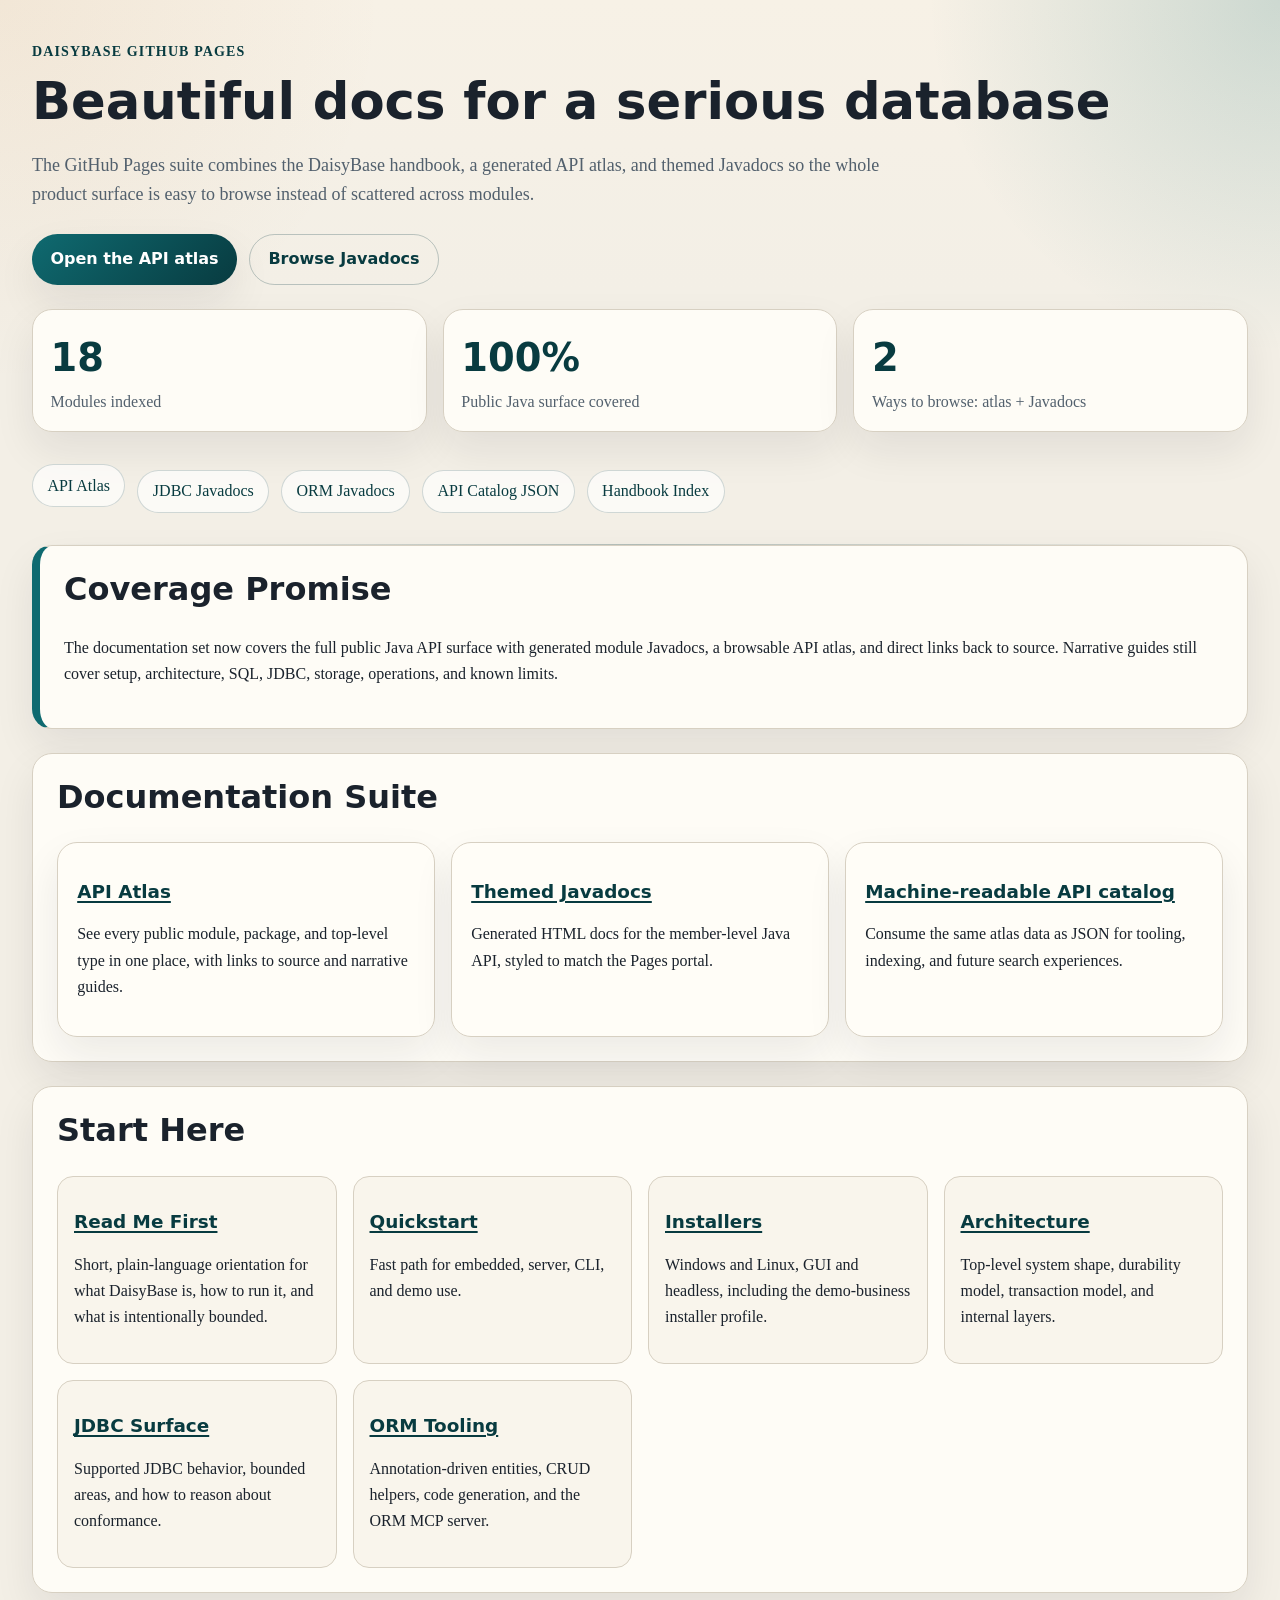
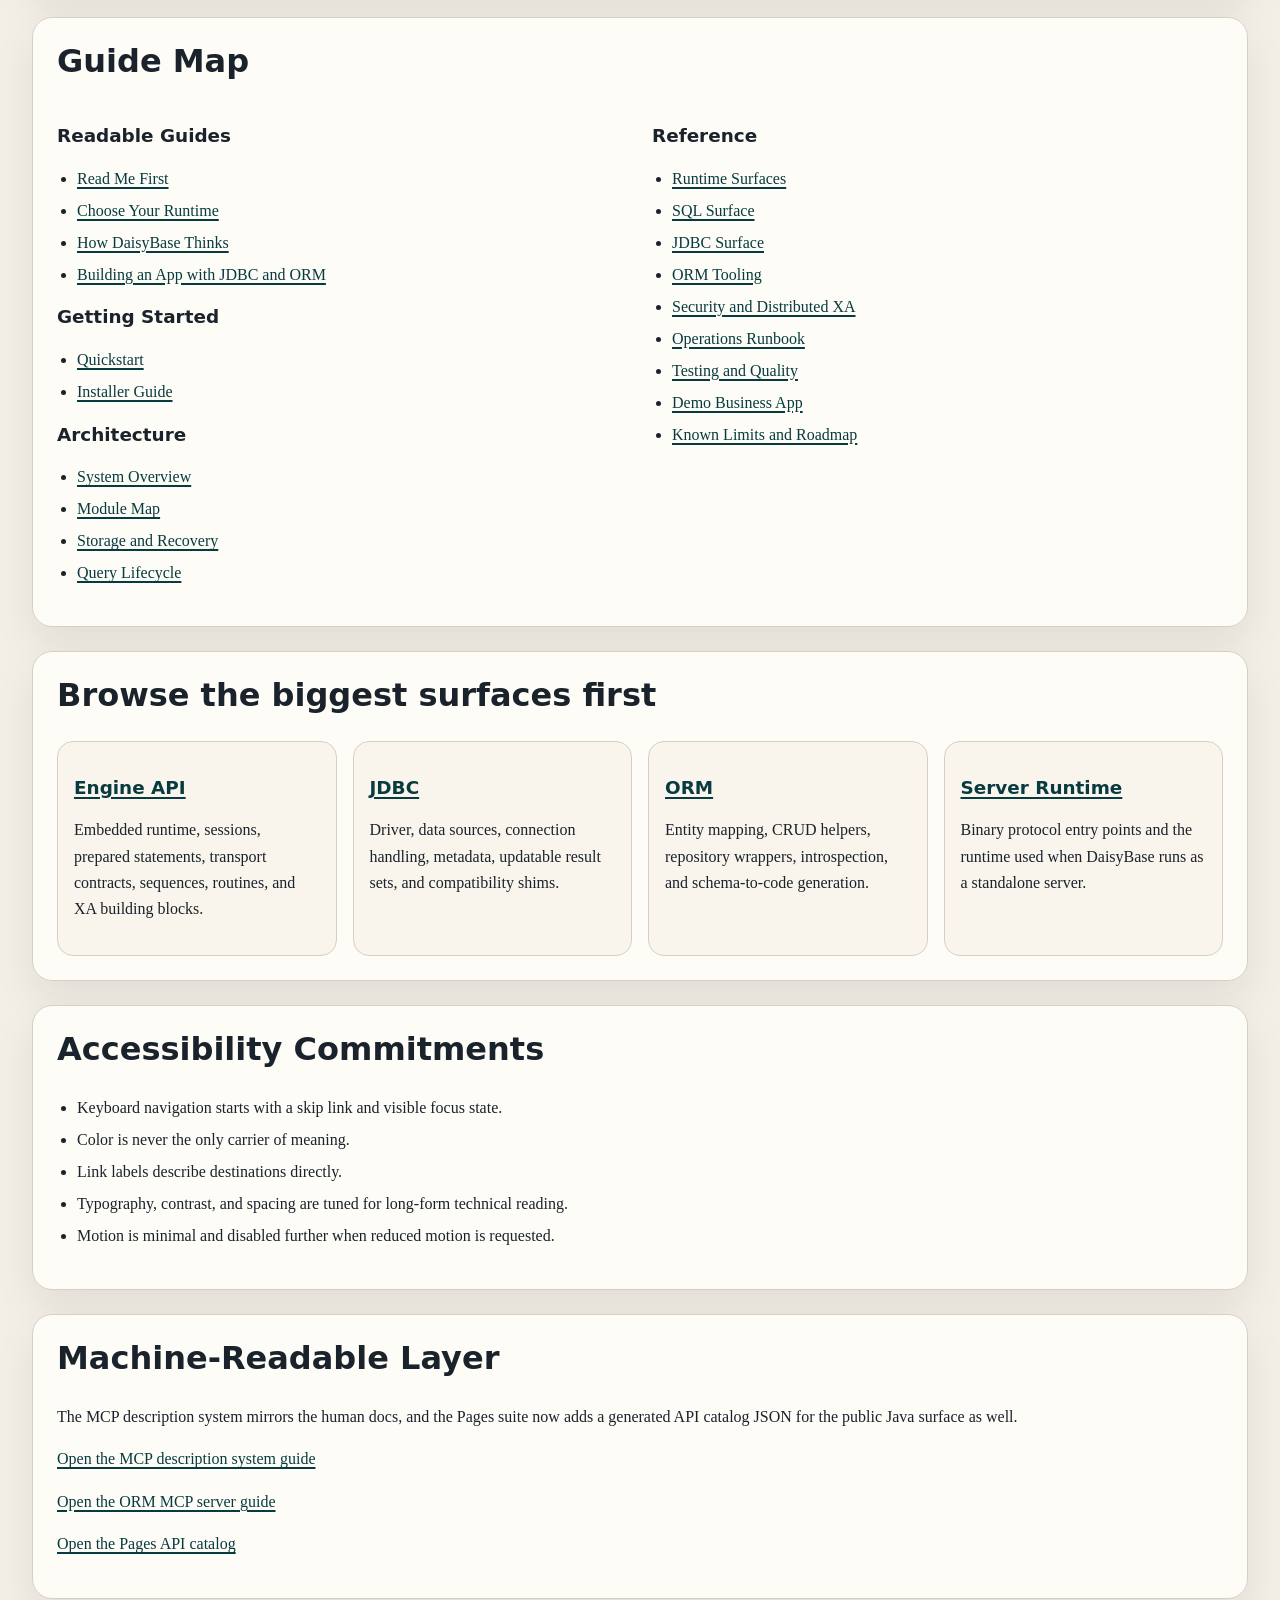
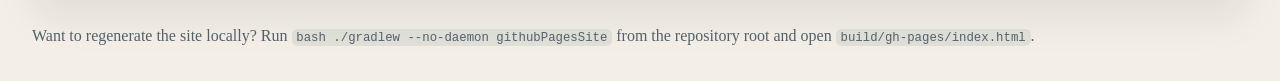
<file: docs/site/index.html>
<!doctype html>
<html lang="en">
<head>
  <meta charset="utf-8">
  <meta name="viewport" content="width=device-width, initial-scale=1">
  <title>DaisyBase Documentation Portal</title>
  <meta name="description" content="GitHub Pages portal for DaisyBase guides, architecture notes, and a generated API reference suite that covers the public Java surface.">
  <link rel="stylesheet" href="styles.css">
</head>
<body>
  <a class="skip-link" href="#main-content">Skip to main content</a>
  <header class="site-header hero-shell">
    <p class="eyebrow">DaisyBase GitHub Pages</p>
    <h1>Beautiful docs for a serious database</h1>
    <p class="lede">The GitHub Pages suite combines the DaisyBase handbook, a generated API atlas, and themed Javadocs so the whole product surface is easy to browse instead of scattered across modules.</p>
    <div class="cta-row">
      <a class="button-link" href="api/index.html">Open the API atlas</a>
      <a class="button-link button-link-secondary" href="api/javadocs/engine-api/index.html">Browse Javadocs</a>
    </div>
    <div class="stats-grid">
      <article class="stat-card">
        <span class="stat-value">18</span>
        <span class="stat-label">Modules indexed</span>
      </article>
      <article class="stat-card">
        <span class="stat-value">100%</span>
        <span class="stat-label">Public Java surface covered</span>
      </article>
      <article class="stat-card">
        <span class="stat-value">2</span>
        <span class="stat-label">Ways to browse: atlas + Javadocs</span>
      </article>
    </div>
    <nav aria-label="Primary">
      <ul class="nav-list">
        <li><a href="api/index.html">API Atlas</a></li>
        <li><a href="api/javadocs/jdbc/index.html">JDBC Javadocs</a></li>
        <li><a href="api/javadocs/orm/index.html">ORM Javadocs</a></li>
        <li><a href="api/catalog.json">API Catalog JSON</a></li>
        <li><a href="https://github.com/DaisyQuest/DaisyBase/blob/main/docs/README.md">Handbook Index</a></li>
      </ul>
    </nav>
  </header>

  <main id="main-content">
    <section aria-labelledby="coverage-title" class="panel hero-panel">
      <h2 id="coverage-title">Coverage Promise</h2>
      <p>The documentation set now covers the full public Java API surface with generated module Javadocs, a browsable API atlas, and direct links back to source. Narrative guides still cover setup, architecture, SQL, JDBC, storage, operations, and known limits.</p>
    </section>

    <section aria-labelledby="suite-title" class="panel">
      <h2 id="suite-title">Documentation Suite</h2>
      <div class="surface-grid">
        <article class="surface-card">
          <h3><a href="api/index.html">API Atlas</a></h3>
          <p>See every public module, package, and top-level type in one place, with links to source and narrative guides.</p>
        </article>
        <article class="surface-card">
          <h3><a href="api/javadocs/engine-api/index.html">Themed Javadocs</a></h3>
          <p>Generated HTML docs for the member-level Java API, styled to match the Pages portal.</p>
        </article>
        <article class="surface-card">
          <h3><a href="api/catalog.json">Machine-readable API catalog</a></h3>
          <p>Consume the same atlas data as JSON for tooling, indexing, and future search experiences.</p>
        </article>
      </div>
    </section>

    <section aria-labelledby="start-title" class="panel">
      <h2 id="start-title">Start Here</h2>
      <div class="card-grid">
        <article class="card">
          <h3><a href="https://github.com/DaisyQuest/DaisyBase/blob/main/docs/guides/read-me-first.md">Read Me First</a></h3>
          <p>Short, plain-language orientation for what DaisyBase is, how to run it, and what is intentionally bounded.</p>
        </article>
        <article class="card">
          <h3><a href="https://github.com/DaisyQuest/DaisyBase/blob/main/docs/getting-started/quickstart.md">Quickstart</a></h3>
          <p>Fast path for embedded, server, CLI, and demo use.</p>
        </article>
        <article class="card">
          <h3><a href="https://github.com/DaisyQuest/DaisyBase/blob/main/docs/getting-started/installers.md">Installers</a></h3>
          <p>Windows and Linux, GUI and headless, including the demo-business installer profile.</p>
        </article>
        <article class="card">
          <h3><a href="https://github.com/DaisyQuest/DaisyBase/blob/main/docs/architecture/system-overview.md">Architecture</a></h3>
          <p>Top-level system shape, durability model, transaction model, and internal layers.</p>
        </article>
        <article class="card">
          <h3><a href="https://github.com/DaisyQuest/DaisyBase/blob/main/docs/reference/jdbc-surface.md">JDBC Surface</a></h3>
          <p>Supported JDBC behavior, bounded areas, and how to reason about conformance.</p>
        </article>
        <article class="card">
          <h3><a href="https://github.com/DaisyQuest/DaisyBase/blob/main/docs/reference/orm-tooling.md">ORM Tooling</a></h3>
          <p>Annotation-driven entities, CRUD helpers, code generation, and the ORM MCP server.</p>
        </article>
      </div>
    </section>

    <section aria-labelledby="map-title" class="panel">
      <h2 id="map-title">Guide Map</h2>
      <div class="split-grid">
        <div>
          <h3>Readable Guides</h3>
          <ul>
            <li><a href="https://github.com/DaisyQuest/DaisyBase/blob/main/docs/guides/read-me-first.md">Read Me First</a></li>
            <li><a href="https://github.com/DaisyQuest/DaisyBase/blob/main/docs/guides/choose-your-runtime.md">Choose Your Runtime</a></li>
            <li><a href="https://github.com/DaisyQuest/DaisyBase/blob/main/docs/guides/how-daisybase-thinks.md">How DaisyBase Thinks</a></li>
            <li><a href="https://github.com/DaisyQuest/DaisyBase/blob/main/docs/guides/building-an-app-with-jdbc-and-orm.md">Building an App with JDBC and ORM</a></li>
          </ul>
          <h3>Getting Started</h3>
          <ul>
            <li><a href="https://github.com/DaisyQuest/DaisyBase/blob/main/docs/getting-started/quickstart.md">Quickstart</a></li>
            <li><a href="https://github.com/DaisyQuest/DaisyBase/blob/main/docs/getting-started/installers.md">Installer Guide</a></li>
          </ul>
          <h3>Architecture</h3>
          <ul>
            <li><a href="https://github.com/DaisyQuest/DaisyBase/blob/main/docs/architecture/system-overview.md">System Overview</a></li>
            <li><a href="https://github.com/DaisyQuest/DaisyBase/blob/main/docs/architecture/module-map.md">Module Map</a></li>
            <li><a href="https://github.com/DaisyQuest/DaisyBase/blob/main/docs/architecture/storage-recovery.md">Storage and Recovery</a></li>
            <li><a href="https://github.com/DaisyQuest/DaisyBase/blob/main/docs/architecture/query-lifecycle.md">Query Lifecycle</a></li>
          </ul>
        </div>
        <div>
          <h3>Reference</h3>
          <ul>
            <li><a href="https://github.com/DaisyQuest/DaisyBase/blob/main/docs/reference/runtime-surfaces.md">Runtime Surfaces</a></li>
            <li><a href="https://github.com/DaisyQuest/DaisyBase/blob/main/docs/reference/sql-surface.md">SQL Surface</a></li>
            <li><a href="https://github.com/DaisyQuest/DaisyBase/blob/main/docs/reference/jdbc-surface.md">JDBC Surface</a></li>
            <li><a href="https://github.com/DaisyQuest/DaisyBase/blob/main/docs/reference/orm-tooling.md">ORM Tooling</a></li>
            <li><a href="https://github.com/DaisyQuest/DaisyBase/blob/main/docs/reference/security-and-distributed-xa.md">Security and Distributed XA</a></li>
            <li><a href="https://github.com/DaisyQuest/DaisyBase/blob/main/docs/reference/operations-runbook.md">Operations Runbook</a></li>
            <li><a href="https://github.com/DaisyQuest/DaisyBase/blob/main/docs/reference/testing-and-quality.md">Testing and Quality</a></li>
            <li><a href="https://github.com/DaisyQuest/DaisyBase/blob/main/docs/reference/demo-business-app.md">Demo Business App</a></li>
            <li><a href="https://github.com/DaisyQuest/DaisyBase/blob/main/docs/reference/known-limits-and-roadmap.md">Known Limits and Roadmap</a></li>
          </ul>
        </div>
      </div>
    </section>

    <section aria-labelledby="modules-title" class="panel">
      <h2 id="modules-title">Browse the biggest surfaces first</h2>
      <div class="card-grid">
        <article class="card">
          <h3><a href="api/javadocs/engine-api/index.html">Engine API</a></h3>
          <p>Embedded runtime, sessions, prepared statements, transport contracts, sequences, routines, and XA building blocks.</p>
        </article>
        <article class="card">
          <h3><a href="api/javadocs/jdbc/index.html">JDBC</a></h3>
          <p>Driver, data sources, connection handling, metadata, updatable result sets, and compatibility shims.</p>
        </article>
        <article class="card">
          <h3><a href="api/javadocs/orm/index.html">ORM</a></h3>
          <p>Entity mapping, CRUD helpers, repository wrappers, introspection, and schema-to-code generation.</p>
        </article>
        <article class="card">
          <h3><a href="api/javadocs/server/index.html">Server Runtime</a></h3>
          <p>Binary protocol entry points and the runtime used when DaisyBase runs as a standalone server.</p>
        </article>
      </div>
    </section>

    <section aria-labelledby="accessibility-title" class="panel">
      <h2 id="accessibility-title">Accessibility Commitments</h2>
      <ul>
        <li>Keyboard navigation starts with a skip link and visible focus state.</li>
        <li>Color is never the only carrier of meaning.</li>
        <li>Link labels describe destinations directly.</li>
        <li>Typography, contrast, and spacing are tuned for long-form technical reading.</li>
        <li>Motion is minimal and disabled further when reduced motion is requested.</li>
      </ul>
    </section>

    <section aria-labelledby="machine-title" class="panel">
      <h2 id="machine-title">Machine-Readable Layer</h2>
      <p>The MCP description system mirrors the human docs, and the Pages suite now adds a generated API catalog JSON for the public Java surface as well.</p>
      <p><a href="https://github.com/DaisyQuest/DaisyBase/blob/main/docs/mcp-description-system.md">Open the MCP description system guide</a></p>
      <p><a href="https://github.com/DaisyQuest/DaisyBase/blob/main/tools/daisybase-orm-mcp/README.md">Open the ORM MCP server guide</a></p>
      <p><a href="api/catalog.json">Open the Pages API catalog</a></p>
    </section>
  </main>
  <footer class="site-footer">
    <p>Want to regenerate the site locally? Run <code>bash ./gradlew --no-daemon githubPagesSite</code> from the repository root and open <code>build/gh-pages/index.html</code>.</p>
  </footer>
</body>
</html>
</file>
<file: docs/site/styles.css>
:root {
  --bg: #f3efe6;
  --panel: rgba(255, 253, 248, 0.94);
  --panel-strong: #f9f5ec;
  --ink: #1a222c;
  --muted: #52606d;
  --accent: #0f6a70;
  --accent-strong: #083b40;
  --accent-soft: #d7f0ee;
  --accent-warm: #b86e23;
  --border: #d7d0c2;
  --focus: #b63f00;
  --shadow: 0 18px 40px rgba(20, 28, 36, 0.08);
  --max-width: 76rem;
}

* {
  box-sizing: border-box;
}

html {
  font-size: 100%;
}

body {
  margin: 0;
  font-family: Georgia, "Times New Roman", serif;
  line-height: 1.65;
  color: var(--ink);
  background:
    radial-gradient(circle at top right, rgba(15, 106, 112, 0.18), transparent 22rem),
    radial-gradient(circle at top left, rgba(184, 110, 35, 0.08), transparent 24rem),
    linear-gradient(180deg, #f7f1e6 0%, var(--bg) 18rem, var(--bg) 100%);
}

.skip-link {
  position: absolute;
  left: 1rem;
  top: -10rem;
  background: var(--accent-strong);
  color: #fff;
  padding: 0.75rem 1rem;
  z-index: 100;
}

.skip-link:focus {
  top: 1rem;
}

.site-header,
main {
  width: min(calc(100% - 2rem), var(--max-width));
  margin: 0 auto;
}

.site-header {
  padding: 2.5rem 0 1rem;
}

.hero-shell {
  position: relative;
}

.hero-shell::after {
  content: "";
  position: absolute;
  inset: auto 0 -1rem 0;
  height: 1px;
  background: linear-gradient(90deg, transparent, rgba(8, 59, 64, 0.28), transparent);
}

.eyebrow {
  margin: 0 0 0.5rem;
  text-transform: uppercase;
  letter-spacing: 0.08em;
  font-size: 0.875rem;
  color: var(--accent-strong);
  font-weight: 700;
}

h1,
h2,
h3 {
  line-height: 1.2;
  font-family: "Segoe UI", system-ui, sans-serif;
}

h1 {
  margin: 0;
  font-size: clamp(2.25rem, 4vw, 4rem);
}

h2 {
  margin-top: 0;
  font-size: clamp(1.5rem, 2.5vw, 2.25rem);
}

h3 {
  font-size: 1.15rem;
}

.lede {
  max-width: 56rem;
  font-size: 1.125rem;
  color: var(--muted);
}

.cta-row {
  display: flex;
  flex-wrap: wrap;
  gap: 0.75rem;
  margin: 1.5rem 0;
}

.button-link {
  display: inline-flex;
  align-items: center;
  justify-content: center;
  min-height: 2.75rem;
  padding: 0.7rem 1.15rem;
  border-radius: 999px;
  background: linear-gradient(135deg, var(--accent) 0%, var(--accent-strong) 100%);
  color: #fff;
  text-decoration: none;
  font-family: "Segoe UI", system-ui, sans-serif;
  font-weight: 700;
  box-shadow: var(--shadow);
}

.button-link-secondary {
  background: transparent;
  border: 1px solid rgba(8, 59, 64, 0.25);
  color: var(--accent-strong);
  box-shadow: none;
}

.stats-grid,
.surface-grid,
.module-grid {
  display: grid;
  gap: 1rem;
}

.stats-grid {
  grid-template-columns: repeat(auto-fit, minmax(12rem, 1fr));
  margin: 1.5rem 0 1rem;
}

.stat-card,
.surface-card,
.module-card {
  border: 1px solid var(--border);
  border-radius: 1.25rem;
  background: var(--panel);
  box-shadow: var(--shadow);
}

.stat-card {
  padding: 1rem 1.1rem;
}

.stat-value,
.stat-label {
  display: block;
}

.stat-value {
  font-family: "Segoe UI", system-ui, sans-serif;
  font-size: clamp(1.6rem, 3vw, 2.4rem);
  font-weight: 800;
  color: var(--accent-strong);
}

.stat-label {
  color: var(--muted);
}

.nav-list,
.card-grid,
.split-grid {
  margin: 0;
  padding: 0;
}

.nav-list {
  display: flex;
  flex-wrap: wrap;
  gap: 0.75rem;
  list-style: none;
  padding-top: 1rem;
}

.nav-list a,
.card a,
a {
  color: var(--accent-strong);
  text-decoration-thickness: 0.12em;
  text-underline-offset: 0.16em;
}

.nav-list a {
  display: inline-flex;
  align-items: center;
  min-height: 2.5rem;
  padding: 0.45rem 0.9rem;
  border-radius: 999px;
  border: 1px solid rgba(8, 59, 64, 0.18);
  background: rgba(255, 255, 255, 0.65);
  text-decoration: none;
}

.panel {
  background: var(--panel);
  border: 1px solid var(--border);
  box-shadow: var(--shadow);
  border-radius: 1.25rem;
  padding: 1.5rem;
  margin: 1rem 0 1.5rem;
}

.hero-panel {
  border-left: 0.5rem solid var(--accent);
}

.card-grid {
  display: grid;
  grid-template-columns: repeat(auto-fit, minmax(14rem, 1fr));
  gap: 1rem;
  list-style: none;
}

.card {
  background: var(--panel-strong);
  border: 1px solid var(--border);
  border-radius: 1rem;
  padding: 1rem;
}

.split-grid {
  display: grid;
  grid-template-columns: repeat(auto-fit, minmax(18rem, 1fr));
  gap: 1.5rem;
}

ul {
  padding-left: 1.25rem;
}

li + li {
  margin-top: 0.35rem;
}

.pill-row {
  display: flex;
  flex-wrap: wrap;
  gap: 0.6rem;
}

.pill {
  display: inline-flex;
  align-items: center;
  min-height: 2.25rem;
  padding: 0.4rem 0.8rem;
  border-radius: 999px;
  background: var(--accent-soft);
  color: var(--accent-strong);
  text-decoration: none;
  font-family: "Segoe UI", system-ui, sans-serif;
  font-weight: 700;
}

.surface-grid {
  grid-template-columns: repeat(auto-fit, minmax(15rem, 1fr));
}

.surface-card {
  padding: 1.2rem;
}

.module-grid {
  grid-template-columns: 1fr;
}

.module-card {
  overflow: hidden;
}

.module-header {
  display: flex;
  flex-wrap: wrap;
  justify-content: space-between;
  gap: 1rem;
  padding: 1.5rem 1.5rem 1rem;
}

.module-kicker {
  margin: 0 0 0.35rem;
  color: var(--accent);
  text-transform: uppercase;
  letter-spacing: 0.08em;
  font-family: "Segoe UI", system-ui, sans-serif;
  font-size: 0.8rem;
  font-weight: 700;
}

.type-meta,
.module-links,
.type-links,
.package-heading {
  display: flex;
  flex-wrap: wrap;
  gap: 0.75rem;
}

.type-meta span,
.package-count {
  display: inline-flex;
  align-items: center;
  min-height: 2rem;
  padding: 0.2rem 0.7rem;
  border-radius: 999px;
  background: rgba(15, 106, 112, 0.08);
  color: var(--accent-strong);
  font-family: "Segoe UI", system-ui, sans-serif;
  font-size: 0.92rem;
  font-weight: 700;
}

.module-links {
  padding: 0 1.5rem 1rem;
}

.module-links a,
.type-links a {
  font-family: "Segoe UI", system-ui, sans-serif;
  font-weight: 700;
}

.package-section {
  border-top: 1px solid rgba(8, 59, 64, 0.12);
  padding: 1rem 1.5rem 1.35rem;
}

.package-heading {
  justify-content: space-between;
  align-items: flex-start;
  margin-bottom: 0.85rem;
}

.package-heading h4 {
  margin: 0 0 0.25rem;
  font-family: "Segoe UI", system-ui, sans-serif;
}

.package-heading p {
  margin: 0;
  color: var(--muted);
}

.type-list {
  list-style: none;
  padding: 0;
  margin: 0;
}

.type-item {
  display: flex;
  flex-wrap: wrap;
  justify-content: space-between;
  gap: 1rem;
  padding: 0.95rem 0;
  border-top: 1px dashed rgba(8, 59, 64, 0.14);
}

.type-item:first-child {
  border-top: 0;
  padding-top: 0;
}

.type-kind {
  display: inline-flex;
  align-items: center;
  min-height: 1.8rem;
  padding: 0.15rem 0.55rem;
  margin-right: 0.6rem;
  border-radius: 999px;
  background: rgba(184, 110, 35, 0.14);
  color: var(--accent-warm);
  font-family: "Segoe UI", system-ui, sans-serif;
  font-size: 0.82rem;
  font-weight: 800;
  text-transform: uppercase;
  letter-spacing: 0.05em;
}

.type-title {
  font-family: "Segoe UI", system-ui, sans-serif;
  font-size: 1.05rem;
  font-weight: 800;
}

.type-item p {
  margin: 0.45rem 0 0;
  max-width: 48rem;
  color: var(--muted);
}

.site-footer {
  width: min(calc(100% - 2rem), var(--max-width));
  margin: 0 auto 2rem;
  color: var(--muted);
}

code {
  padding: 0.1rem 0.3rem;
  border-radius: 0.35rem;
  background: rgba(8, 59, 64, 0.08);
  font-size: 0.95em;
}

a:focus-visible,
button:focus-visible,
summary:focus-visible {
  outline: 3px solid var(--focus);
  outline-offset: 3px;
}

@media (prefers-reduced-motion: reduce) {
  *, *::before, *::after {
    scroll-behavior: auto;
    transition: none !important;
  }
}

@media (max-width: 40rem) {
  .site-header,
  main,
  .site-footer {
    width: min(calc(100% - 1rem), var(--max-width));
  }

  .panel {
    padding: 1rem;
  }

  .module-header,
  .module-links,
  .package-section {
    padding-left: 1rem;
    padding-right: 1rem;
  }
}
</file>
